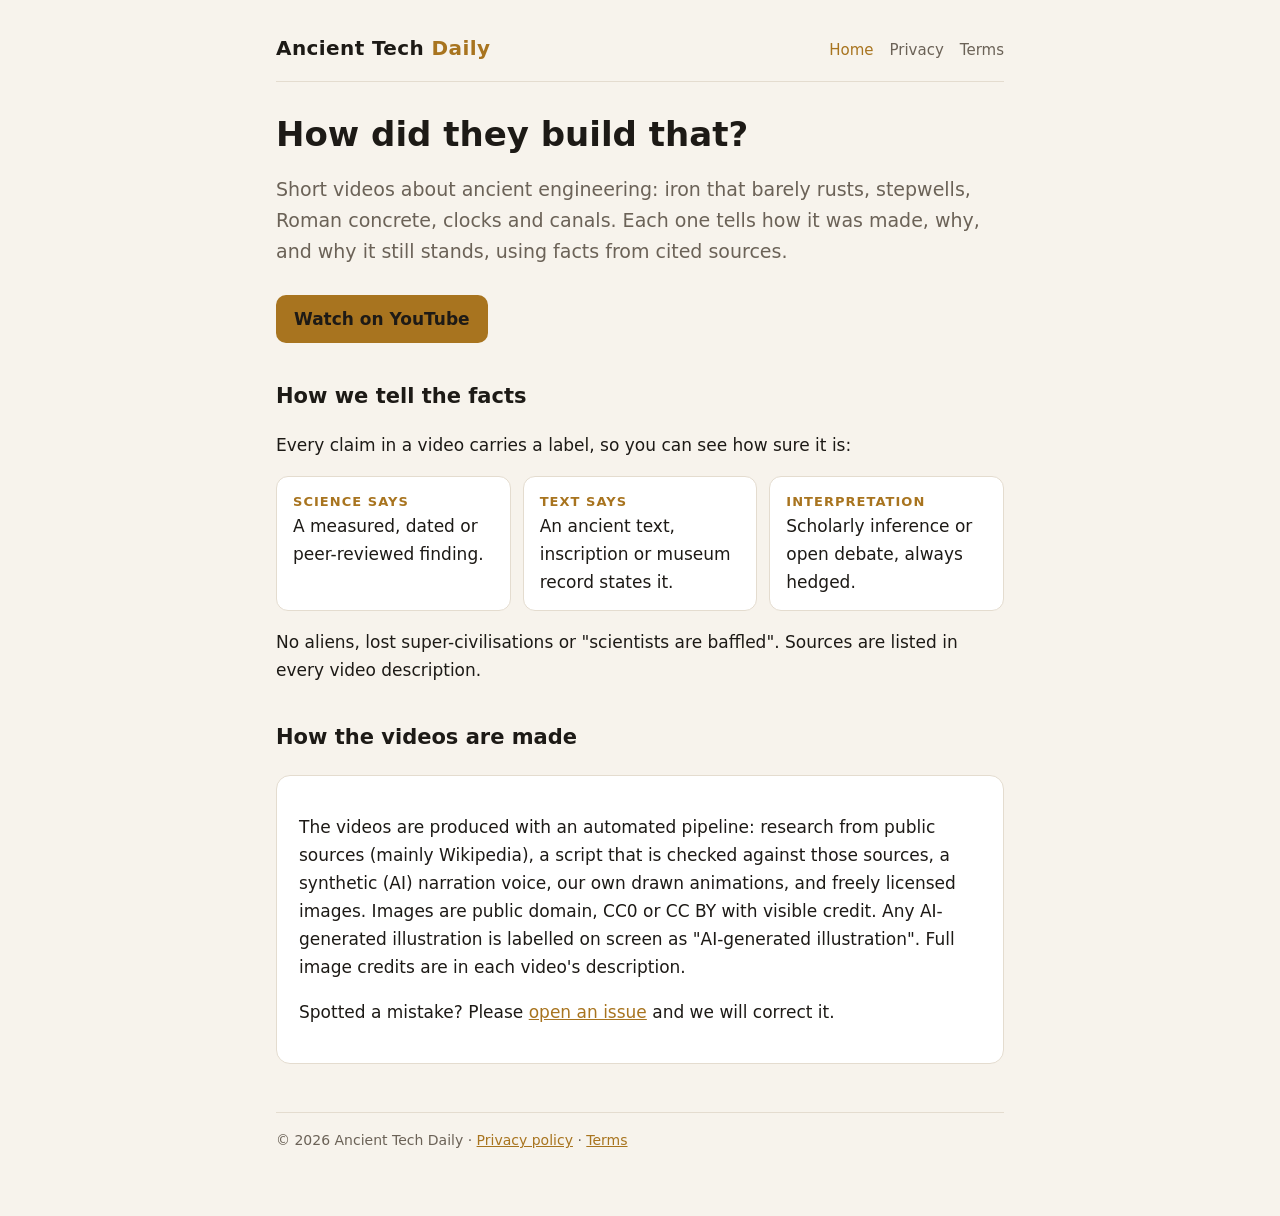
<file: index.html>
<!doctype html>
<html lang="en">
<head>
  <meta charset="utf-8">
  <meta name="viewport" content="width=device-width, initial-scale=1">
  <title>Ancient Tech Daily</title>
  <meta name="description" content="Short stories about how ancient people built things that still work, told from cited sources.">
  <link rel="stylesheet" href="style.css">
</head>
<body>
<div class="wrap">
  <header>
    <a class="brand" href="./">Ancient Tech <span>Daily</span></a>
    <nav><a href="./" aria-current="page">Home</a><a href="privacy.html">Privacy</a><a href="terms.html">Terms</a></nav>
  </header>

  <h1>How did they build that?</h1>
  <p class="lead">Short videos about ancient engineering: iron that barely rusts, stepwells, Roman concrete, clocks and
    canals. Each one tells how it was made, why, and why it still stands, using facts from cited sources.</p>
  <a class="btn" href="https://www.youtube.com/channel/UCS-kXp3gxHx_5wJX1Shuu3w">Watch on YouTube</a>

  <h2>How we tell the facts</h2>
  <p>Every claim in a video carries a label, so you can see how sure it is:</p>
  <ul class="labels">
    <li><b>Science says</b>A measured, dated or peer-reviewed finding.</li>
    <li><b>Text says</b>An ancient text, inscription or museum record states it.</li>
    <li><b>Interpretation</b>Scholarly inference or open debate, always hedged.</li>
  </ul>
  <p>No aliens, lost super-civilisations or "scientists are baffled". Sources are listed in every video description.</p>

  <h2>How the videos are made</h2>
  <div class="card">
    <p>The videos are produced with an automated pipeline: research from public sources (mainly Wikipedia), a script
      that is checked against those sources, a synthetic (AI) narration voice, our own drawn animations, and freely
      licensed images. Images are public domain, CC0 or CC BY with visible credit. Any AI-generated illustration is
      labelled on screen as "AI-generated illustration". Full image credits are in each video's description.</p>
    <p>Spotted a mistake? Please <a href="https://github.com/kn0wher3/ancient-tech-daily/issues">open an issue</a>
      and we will correct it.</p>
  </div>

  <footer>
    &copy; 2026 Ancient Tech Daily &middot; <a href="privacy.html">Privacy policy</a> &middot; <a href="terms.html">Terms</a>
  </footer>
</div>
</body>
</html>
</file>
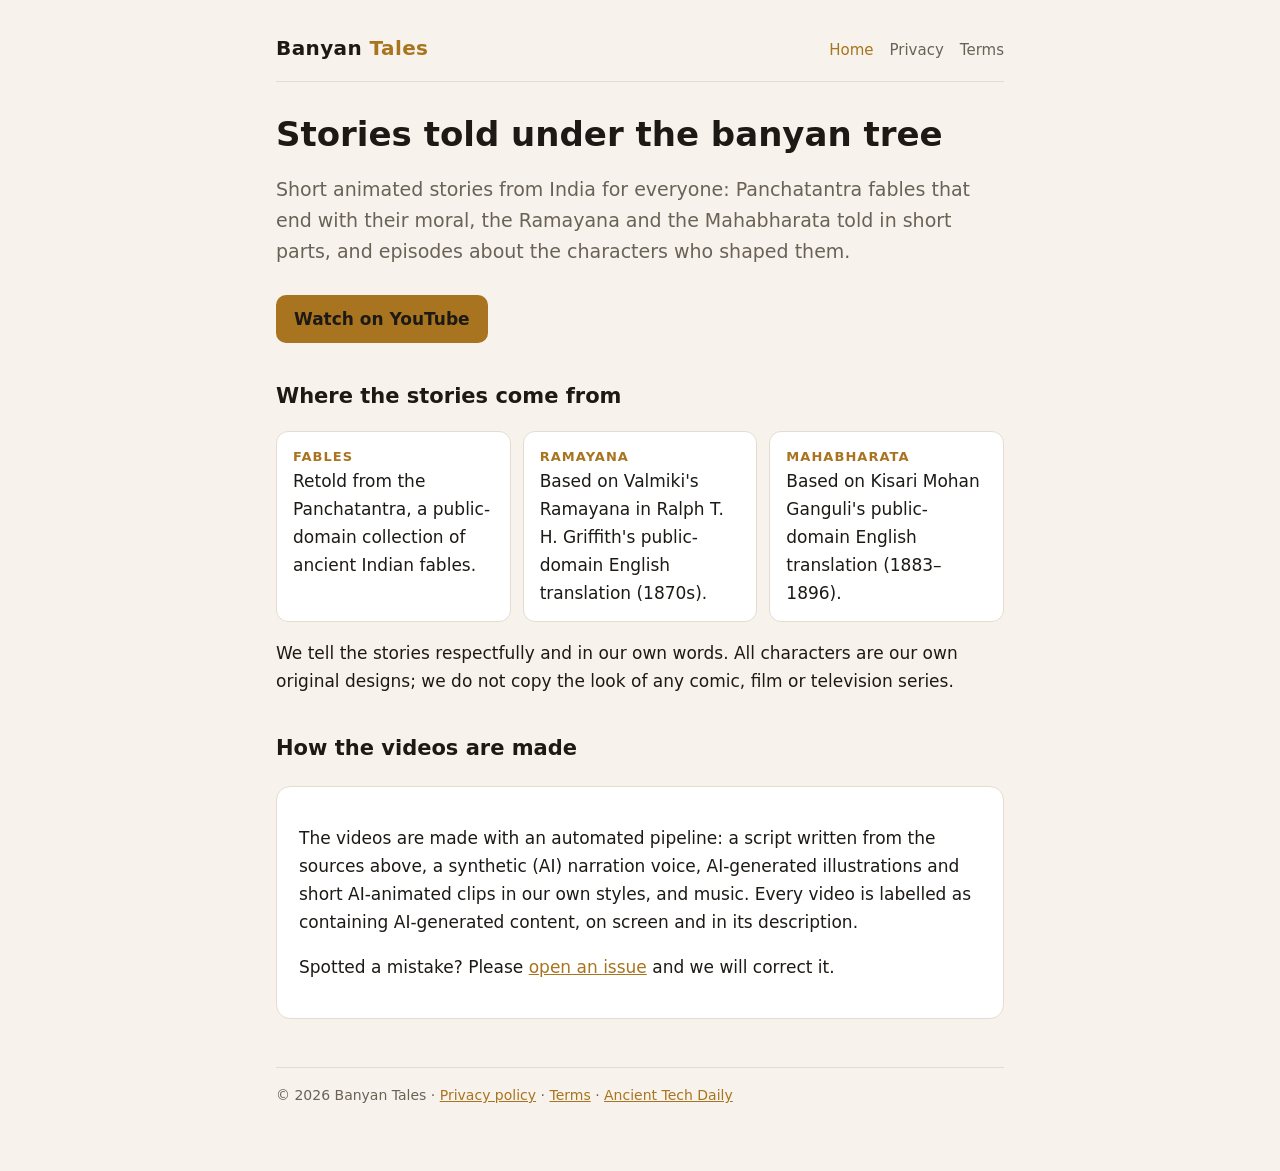
<file: banyan-tales/index.html>
<!doctype html>
<html lang="en">
<head>
  <meta charset="utf-8">
  <meta name="viewport" content="width=device-width, initial-scale=1">
  <title>Banyan Tales</title>
  <meta name="description" content="Animated stories from India: Panchatantra fables, the Ramayana and Mahabharata in parts, and character stories.">
  <link rel="stylesheet" href="../style.css">
</head>
<body>
<div class="wrap">
  <header>
    <a class="brand" href="./">Banyan <span>Tales</span></a>
    <nav><a href="./" aria-current="page">Home</a><a href="privacy.html">Privacy</a><a href="terms.html">Terms</a></nav>
  </header>

  <h1>Stories told under the banyan tree</h1>
  <p class="lead">Short animated stories from India for everyone: Panchatantra fables that end with their moral, the
    Ramayana and the Mahabharata told in short parts, and episodes about the characters who shaped them.</p>
  <a class="btn" href="https://www.youtube.com/@banyantale">Watch on YouTube</a>

  <h2>Where the stories come from</h2>
  <ul class="labels">
    <li><b>Fables</b>Retold from the Panchatantra, a public-domain collection of ancient Indian fables.</li>
    <li><b>Ramayana</b>Based on Valmiki's Ramayana in Ralph T. H. Griffith's public-domain English translation (1870s).</li>
    <li><b>Mahabharata</b>Based on Kisari Mohan Ganguli's public-domain English translation (1883&ndash;1896).</li>
  </ul>
  <p>We tell the stories respectfully and in our own words. All characters are our own original designs; we do not
    copy the look of any comic, film or television series.</p>

  <h2>How the videos are made</h2>
  <div class="card">
    <p>The videos are made with an automated pipeline: a script written from the sources above, a synthetic (AI)
      narration voice, AI-generated illustrations and short AI-animated clips in our own styles, and music. Every video
      is labelled as containing AI-generated content, on screen and in its description.</p>
    <p>Spotted a mistake? Please <a href="https://github.com/kn0wher3/ancient-tech-daily/issues">open an issue</a>
      and we will correct it.</p>
  </div>

  <footer>
    &copy; 2026 Banyan Tales &middot; <a href="privacy.html">Privacy policy</a> &middot; <a href="terms.html">Terms</a>
    &middot; <a href="../">Ancient Tech Daily</a>
  </footer>
</div>
</body>
</html>
</file>
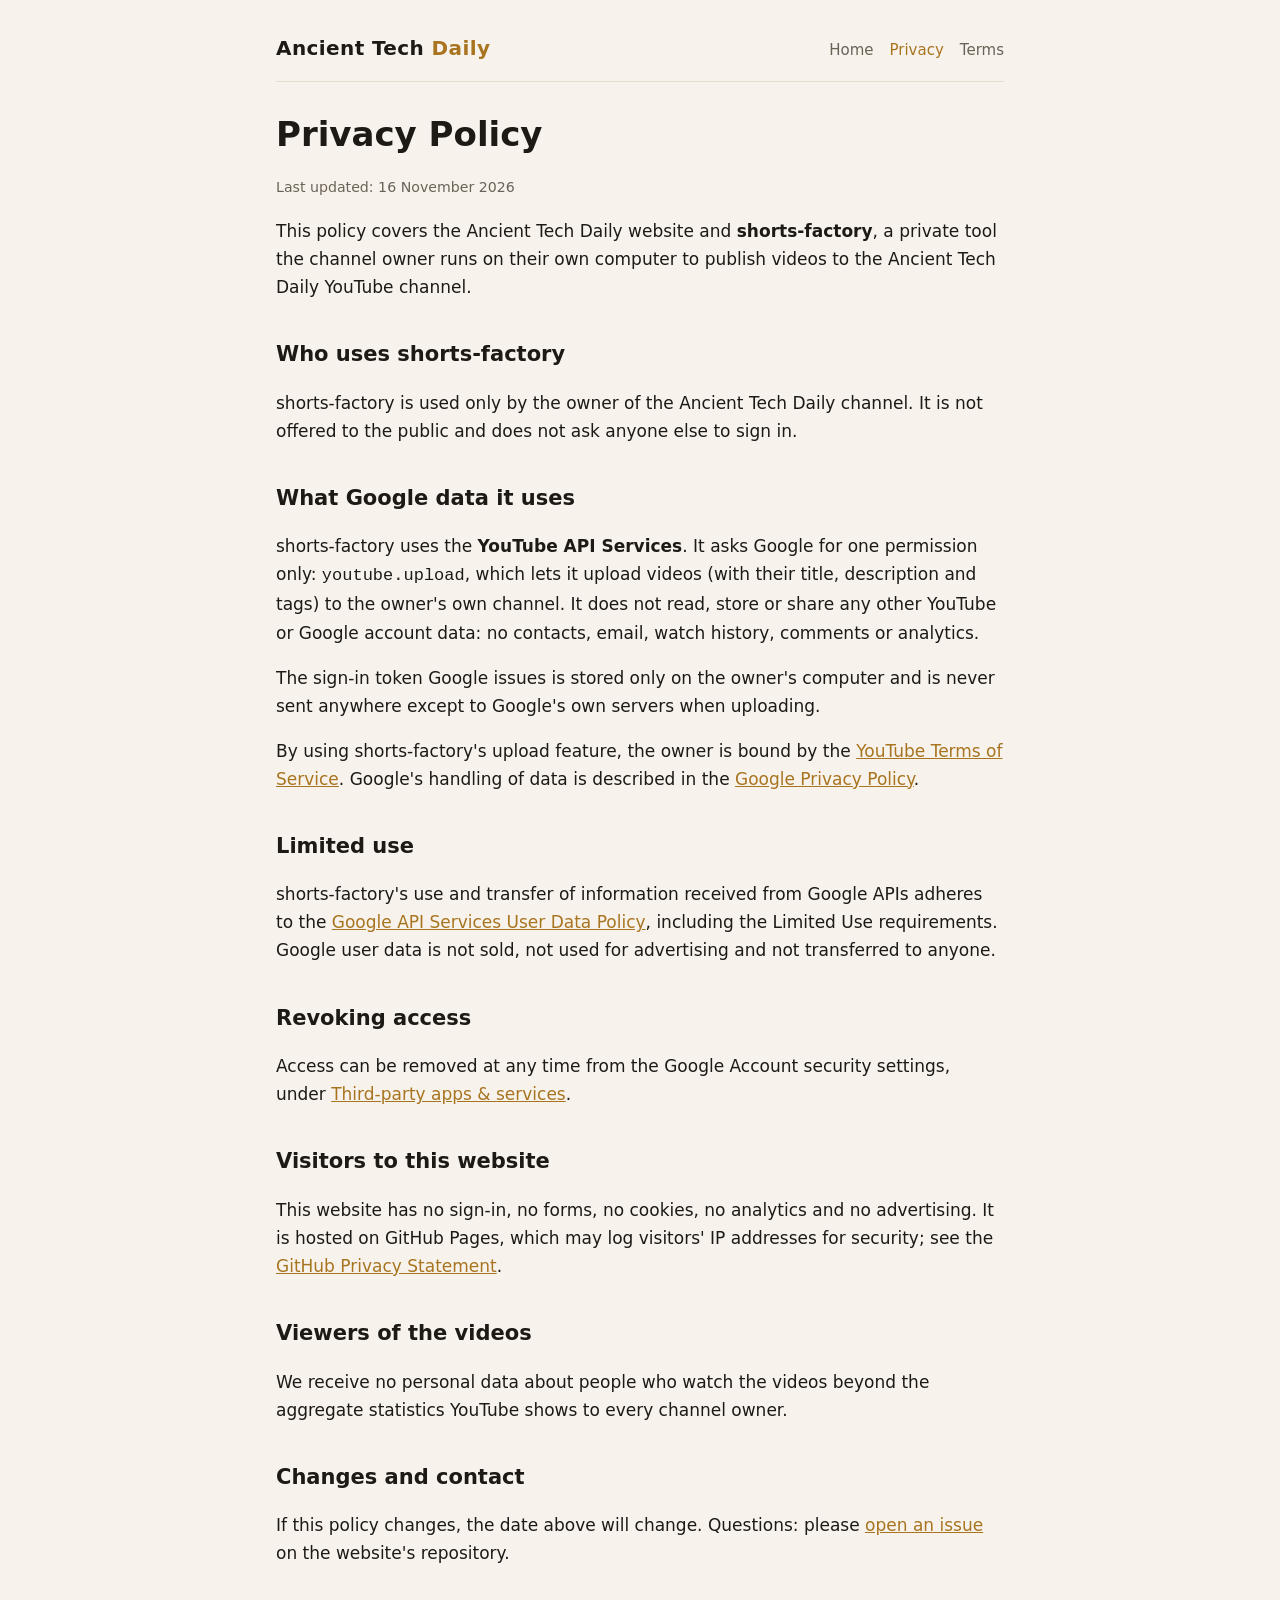
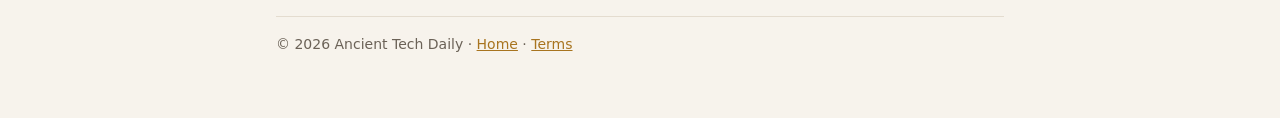
<file: privacy.html>
<!doctype html>
<html lang="en">
<head>
  <meta charset="utf-8">
  <meta name="viewport" content="width=device-width, initial-scale=1">
  <title>Privacy Policy</title>
  <meta name="description" content="Privacy policy for the Ancient Tech Daily website and its video publishing tool.">
  <link rel="stylesheet" href="style.css">
</head>
<body>
<div class="wrap">
  <header>
    <a class="brand" href="./">Ancient Tech <span>Daily</span></a>
    <nav><a href="./">Home</a><a href="privacy.html" aria-current="page">Privacy</a><a href="terms.html">Terms</a></nav>
  </header>

  <h1>Privacy Policy</h1>
  <p><small>Last updated: 16 November 2026</small></p>

  <p>This policy covers the Ancient Tech Daily website and <b>shorts-factory</b>, a private tool the channel owner
    runs on their own computer to publish videos to the Ancient Tech Daily YouTube channel.</p>

  <h2>Who uses shorts-factory</h2>
  <p>shorts-factory is used only by the owner of the Ancient Tech Daily channel. It is not offered to the public and
    does not ask anyone else to sign in.</p>

  <h2>What Google data it uses</h2>
  <p>shorts-factory uses the <b>YouTube API Services</b>. It asks Google for one permission only:
    <code>youtube.upload</code>, which lets it upload videos (with their title, description and tags) to the owner's
    own channel. It does not read, store or share any other YouTube or Google account data: no contacts, email,
    watch history, comments or analytics.</p>
  <p>The sign-in token Google issues is stored only on the owner's computer and is never sent anywhere except to
    Google's own servers when uploading.</p>
  <p>By using shorts-factory's upload feature, the owner is bound by the
    <a href="https://www.youtube.com/t/terms">YouTube Terms of Service</a>. Google's handling of data is described in the
    <a href="https://policies.google.com/privacy">Google Privacy Policy</a>.</p>

  <h2>Limited use</h2>
  <p>shorts-factory's use and transfer of information received from Google APIs adheres to the
    <a href="https://developers.google.com/terms/api-services-user-data-policy">Google API Services User Data Policy</a>,
    including the Limited Use requirements. Google user data is not sold, not used for advertising and not
    transferred to anyone.</p>

  <h2>Revoking access</h2>
  <p>Access can be removed at any time from the Google Account security settings, under
    <a href="https://myaccount.google.com/permissions">Third-party apps &amp; services</a>.</p>

  <h2>Visitors to this website</h2>
  <p>This website has no sign-in, no forms, no cookies, no analytics and no advertising. It is hosted on GitHub Pages,
    which may log visitors' IP addresses for security; see the
    <a href="https://docs.github.com/en/site-policy/privacy-policies/github-general-privacy-statement">GitHub Privacy Statement</a>.</p>

  <h2>Viewers of the videos</h2>
  <p>We receive no personal data about people who watch the videos beyond the aggregate statistics YouTube shows to
    every channel owner.</p>

  <h2>Changes and contact</h2>
  <p>If this policy changes, the date above will change. Questions: please
    <a href="https://github.com/kn0wher3/ancient-tech-daily/issues">open an issue</a> on the website's repository.</p>

  <footer>&copy; 2026 Ancient Tech Daily &middot; <a href="./">Home</a> &middot; <a href="terms.html">Terms</a></footer>
</div>
</body>
</html>
</file>
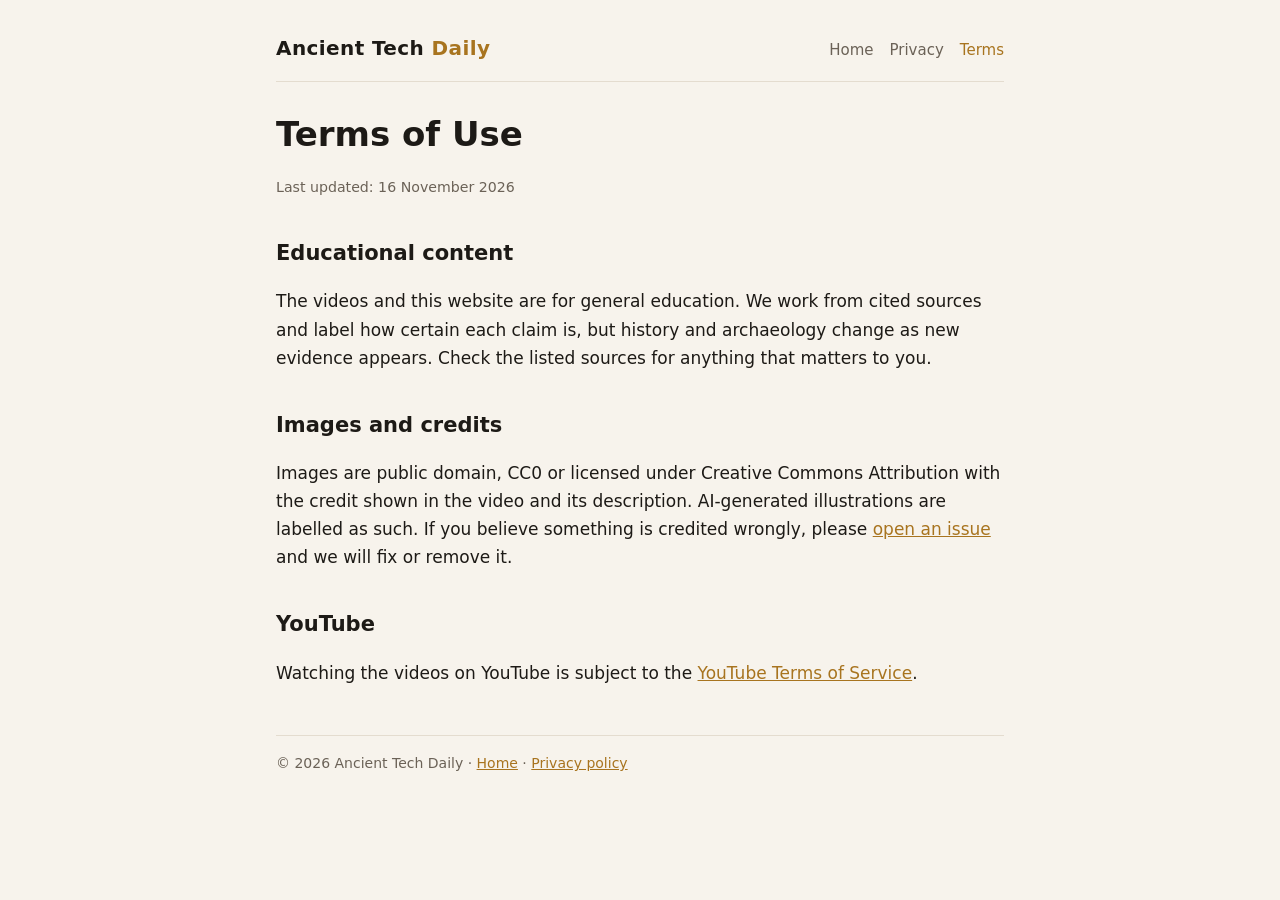
<file: terms.html>
<!doctype html>
<html lang="en">
<head>
  <meta charset="utf-8">
  <meta name="viewport" content="width=device-width, initial-scale=1">
  <title>Terms of Use</title>
  <meta name="description" content="Terms of use for the Ancient Tech Daily website.">
  <link rel="stylesheet" href="style.css">
</head>
<body>
<div class="wrap">
  <header>
    <a class="brand" href="./">Ancient Tech <span>Daily</span></a>
    <nav><a href="./">Home</a><a href="privacy.html">Privacy</a><a href="terms.html" aria-current="page">Terms</a></nav>
  </header>

  <h1>Terms of Use</h1>
  <p><small>Last updated: 16 November 2026</small></p>

  <h2>Educational content</h2>
  <p>The videos and this website are for general education. We work from cited sources and label how certain each
    claim is, but history and archaeology change as new evidence appears. Check the listed sources for anything that
    matters to you.</p>

  <h2>Images and credits</h2>
  <p>Images are public domain, CC0 or licensed under Creative Commons Attribution with the credit shown in the video
    and its description. AI-generated illustrations are labelled as such. If you believe something is credited wrongly,
    please <a href="https://github.com/kn0wher3/ancient-tech-daily/issues">open an issue</a> and we will fix or remove it.</p>

  <h2>YouTube</h2>
  <p>Watching the videos on YouTube is subject to the <a href="https://www.youtube.com/t/terms">YouTube Terms of Service</a>.</p>

  <footer>&copy; 2026 Ancient Tech Daily &middot; <a href="./">Home</a> &middot; <a href="privacy.html">Privacy policy</a></footer>
</div>
</body>
</html>
</file>
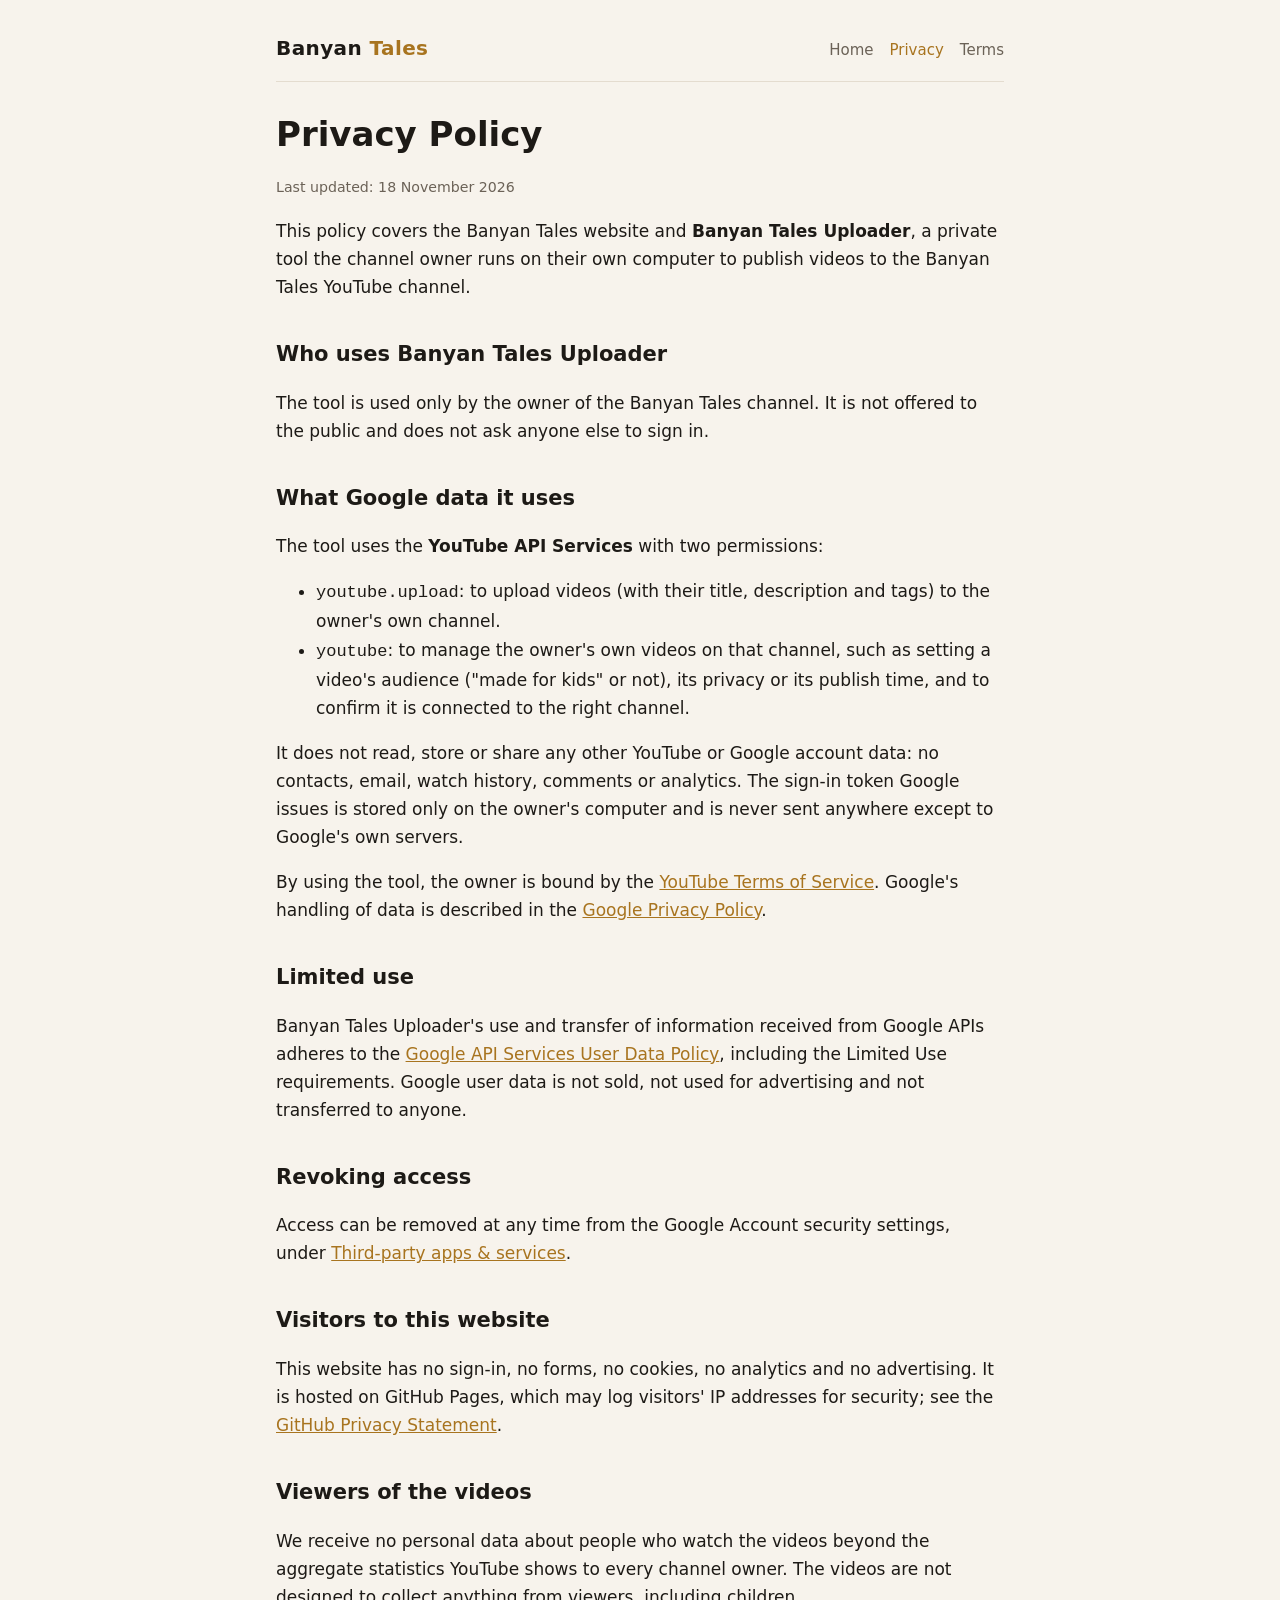
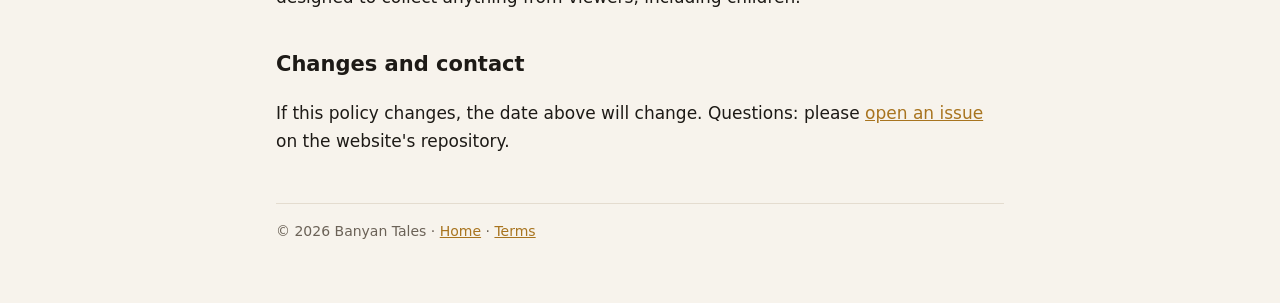
<file: banyan-tales/privacy.html>
<!doctype html>
<html lang="en">
<head>
  <meta charset="utf-8">
  <meta name="viewport" content="width=device-width, initial-scale=1">
  <title>Privacy Policy - Banyan Tales</title>
  <meta name="description" content="Privacy policy for the Banyan Tales website and its video publishing tool.">
  <link rel="stylesheet" href="../style.css">
</head>
<body>
<div class="wrap">
  <header>
    <a class="brand" href="./">Banyan <span>Tales</span></a>
    <nav><a href="./">Home</a><a href="privacy.html" aria-current="page">Privacy</a><a href="terms.html">Terms</a></nav>
  </header>

  <h1>Privacy Policy</h1>
  <p><small>Last updated: 18 November 2026</small></p>

  <p>This policy covers the Banyan Tales website and <b>Banyan Tales Uploader</b>, a private tool the channel owner runs
    on their own computer to publish videos to the Banyan Tales YouTube channel.</p>

  <h2>Who uses Banyan Tales Uploader</h2>
  <p>The tool is used only by the owner of the Banyan Tales channel. It is not offered to the public and does not ask
    anyone else to sign in.</p>

  <h2>What Google data it uses</h2>
  <p>The tool uses the <b>YouTube API Services</b> with two permissions:</p>
  <ul>
    <li><code>youtube.upload</code>: to upload videos (with their title, description and tags) to the owner's own channel.</li>
    <li><code>youtube</code>: to manage the owner's own videos on that channel, such as setting a video's audience
      ("made for kids" or not), its privacy or its publish time, and to confirm it is connected to the right channel.</li>
  </ul>
  <p>It does not read, store or share any other YouTube or Google account data: no contacts, email, watch history,
    comments or analytics. The sign-in token Google issues is stored only on the owner's computer and is never sent
    anywhere except to Google's own servers.</p>
  <p>By using the tool, the owner is bound by the <a href="https://www.youtube.com/t/terms">YouTube Terms of Service</a>.
    Google's handling of data is described in the <a href="https://policies.google.com/privacy">Google Privacy Policy</a>.</p>

  <h2>Limited use</h2>
  <p>Banyan Tales Uploader's use and transfer of information received from Google APIs adheres to the
    <a href="https://developers.google.com/terms/api-services-user-data-policy">Google API Services User Data Policy</a>,
    including the Limited Use requirements. Google user data is not sold, not used for advertising and not transferred
    to anyone.</p>

  <h2>Revoking access</h2>
  <p>Access can be removed at any time from the Google Account security settings, under
    <a href="https://myaccount.google.com/permissions">Third-party apps &amp; services</a>.</p>

  <h2>Visitors to this website</h2>
  <p>This website has no sign-in, no forms, no cookies, no analytics and no advertising. It is hosted on GitHub Pages,
    which may log visitors' IP addresses for security; see the
    <a href="https://docs.github.com/en/site-policy/privacy-policies/github-general-privacy-statement">GitHub Privacy Statement</a>.</p>

  <h2>Viewers of the videos</h2>
  <p>We receive no personal data about people who watch the videos beyond the aggregate statistics YouTube shows to
    every channel owner. The videos are not designed to collect anything from viewers, including children.</p>

  <h2>Changes and contact</h2>
  <p>If this policy changes, the date above will change. Questions: please
    <a href="https://github.com/kn0wher3/ancient-tech-daily/issues">open an issue</a> on the website's repository.</p>

  <footer>&copy; 2026 Banyan Tales &middot; <a href="./">Home</a> &middot; <a href="terms.html">Terms</a></footer>
</div>
</body>
</html>
</file>
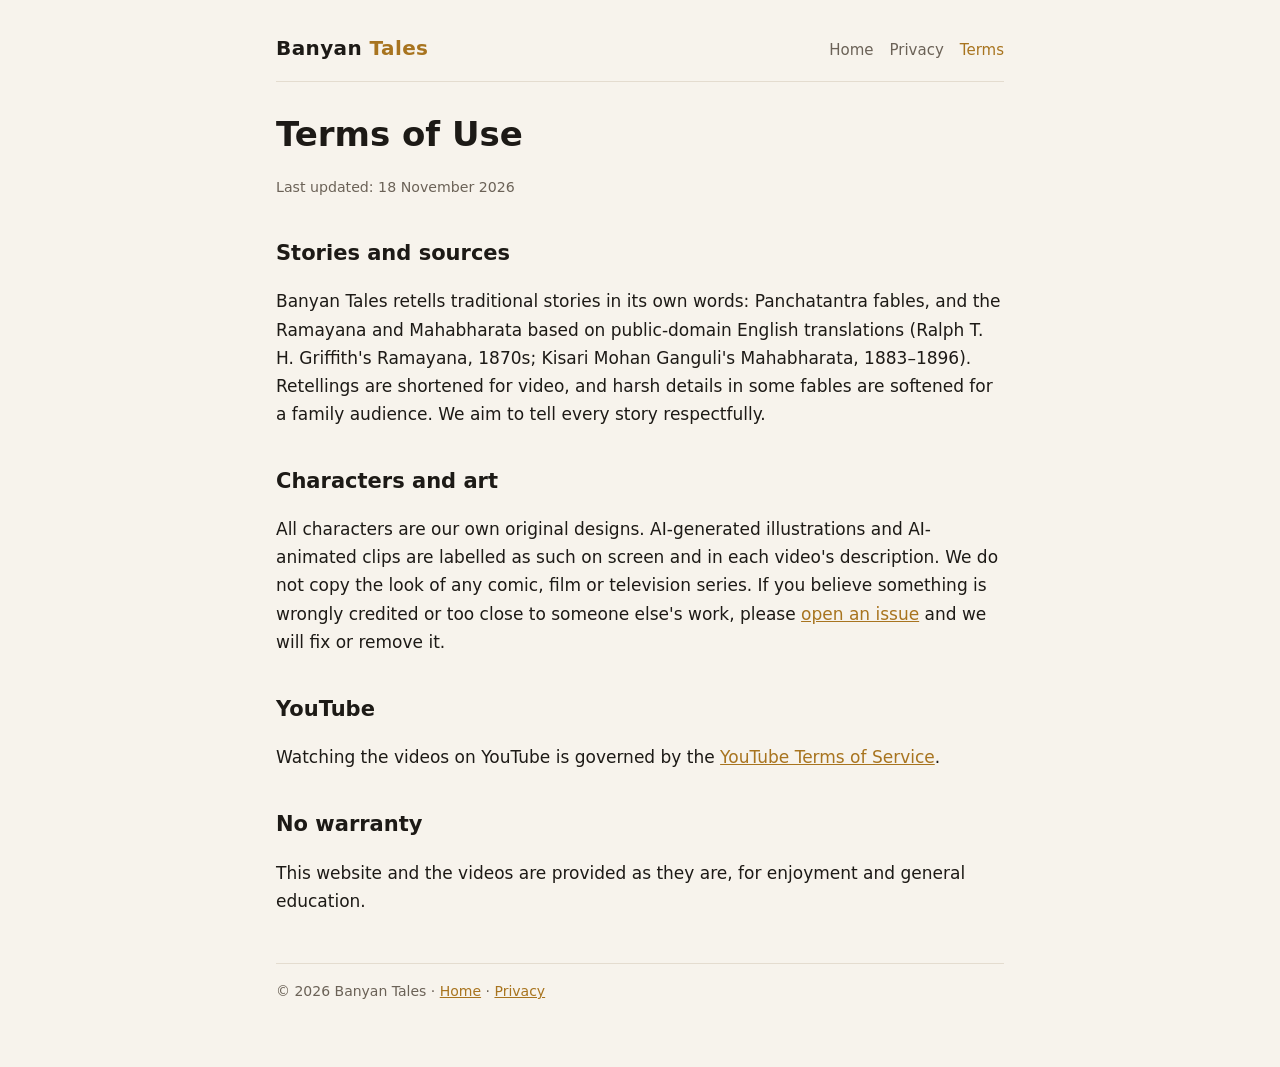
<file: banyan-tales/terms.html>
<!doctype html>
<html lang="en">
<head>
  <meta charset="utf-8">
  <meta name="viewport" content="width=device-width, initial-scale=1">
  <title>Terms of Use - Banyan Tales</title>
  <meta name="description" content="Terms of use for the Banyan Tales website.">
  <link rel="stylesheet" href="../style.css">
</head>
<body>
<div class="wrap">
  <header>
    <a class="brand" href="./">Banyan <span>Tales</span></a>
    <nav><a href="./">Home</a><a href="privacy.html">Privacy</a><a href="terms.html" aria-current="page">Terms</a></nav>
  </header>

  <h1>Terms of Use</h1>
  <p><small>Last updated: 18 November 2026</small></p>

  <h2>Stories and sources</h2>
  <p>Banyan Tales retells traditional stories in its own words: Panchatantra fables, and the Ramayana and Mahabharata
    based on public-domain English translations (Ralph T. H. Griffith's Ramayana, 1870s; Kisari Mohan Ganguli's
    Mahabharata, 1883&ndash;1896). Retellings are shortened for video, and harsh details in some fables are softened for
    a family audience. We aim to tell every story respectfully.</p>

  <h2>Characters and art</h2>
  <p>All characters are our own original designs. AI-generated illustrations and AI-animated clips are labelled as such
    on screen and in each video's description. We do not copy the look of any comic, film or television series. If you
    believe something is wrongly credited or too close to someone else's work, please
    <a href="https://github.com/kn0wher3/ancient-tech-daily/issues">open an issue</a> and we will fix or remove it.</p>

  <h2>YouTube</h2>
  <p>Watching the videos on YouTube is governed by the <a href="https://www.youtube.com/t/terms">YouTube Terms of Service</a>.</p>

  <h2>No warranty</h2>
  <p>This website and the videos are provided as they are, for enjoyment and general education.</p>

  <footer>&copy; 2026 Banyan Tales &middot; <a href="./">Home</a> &middot; <a href="privacy.html">Privacy</a></footer>
</div>
</body>
</html>
</file>
<file: style.css>
:root {
  --bg: #f7f3ec; --surface: #ffffff; --text: #1d1a16; --muted: #6b6257; --accent: #a8741f; --line: #e4dccf;
}
@media (prefers-color-scheme: dark) {
  :root { --bg: #14110f; --surface: #1f1a16; --text: #f5efe6; --muted: #b3a898; --accent: #e8b04a; --line: #3a2f25; }
}
* { box-sizing: border-box; }
body {
  margin: 0; background: var(--bg); color: var(--text);
  font: 17px/1.65 system-ui, -apple-system, "Segoe UI", Roboto, sans-serif;
}
.wrap { max-width: 760px; margin: 0 auto; padding: 32px 16px 64px; }
header { display: flex; align-items: baseline; justify-content: space-between; gap: 16px; flex-wrap: wrap;
  border-bottom: 1px solid var(--line); padding-bottom: 16px; margin-bottom: 32px; }
.brand { font-weight: 800; font-size: 20px; letter-spacing: .02em; color: var(--text); text-decoration: none; }
.brand span { color: var(--accent); }
nav a { color: var(--muted); text-decoration: none; margin-left: 16px; font-size: 15px; }
nav a:hover, nav a[aria-current] { color: var(--accent); }
h1 { font-size: 34px; line-height: 1.2; margin: 0 0 12px; }
h2 { font-size: 21px; margin: 36px 0 8px; }
p, li { color: var(--text); }
.lead { font-size: 19px; color: var(--muted); }
a { color: var(--accent); }
.card { background: var(--surface); border: 1px solid var(--line); border-radius: 14px; padding: 20px 22px; margin: 20px 0; }
.labels { display: grid; grid-template-columns: repeat(auto-fit, minmax(200px, 1fr)); gap: 12px; padding: 0; list-style: none; }
.labels li { background: var(--surface); border: 1px solid var(--line); border-radius: 12px; padding: 14px 16px; }
.labels b { display: block; color: var(--accent); font-size: 13px; letter-spacing: .08em; text-transform: uppercase; }
.btn { display: inline-block; background: var(--accent); color: #1d1a16; font-weight: 700; padding: 10px 18px;
  border-radius: 10px; text-decoration: none; margin-top: 8px; }
footer { border-top: 1px solid var(--line); margin-top: 48px; padding-top: 16px; color: var(--muted); font-size: 14px; }
small { color: var(--muted); }
</file>
